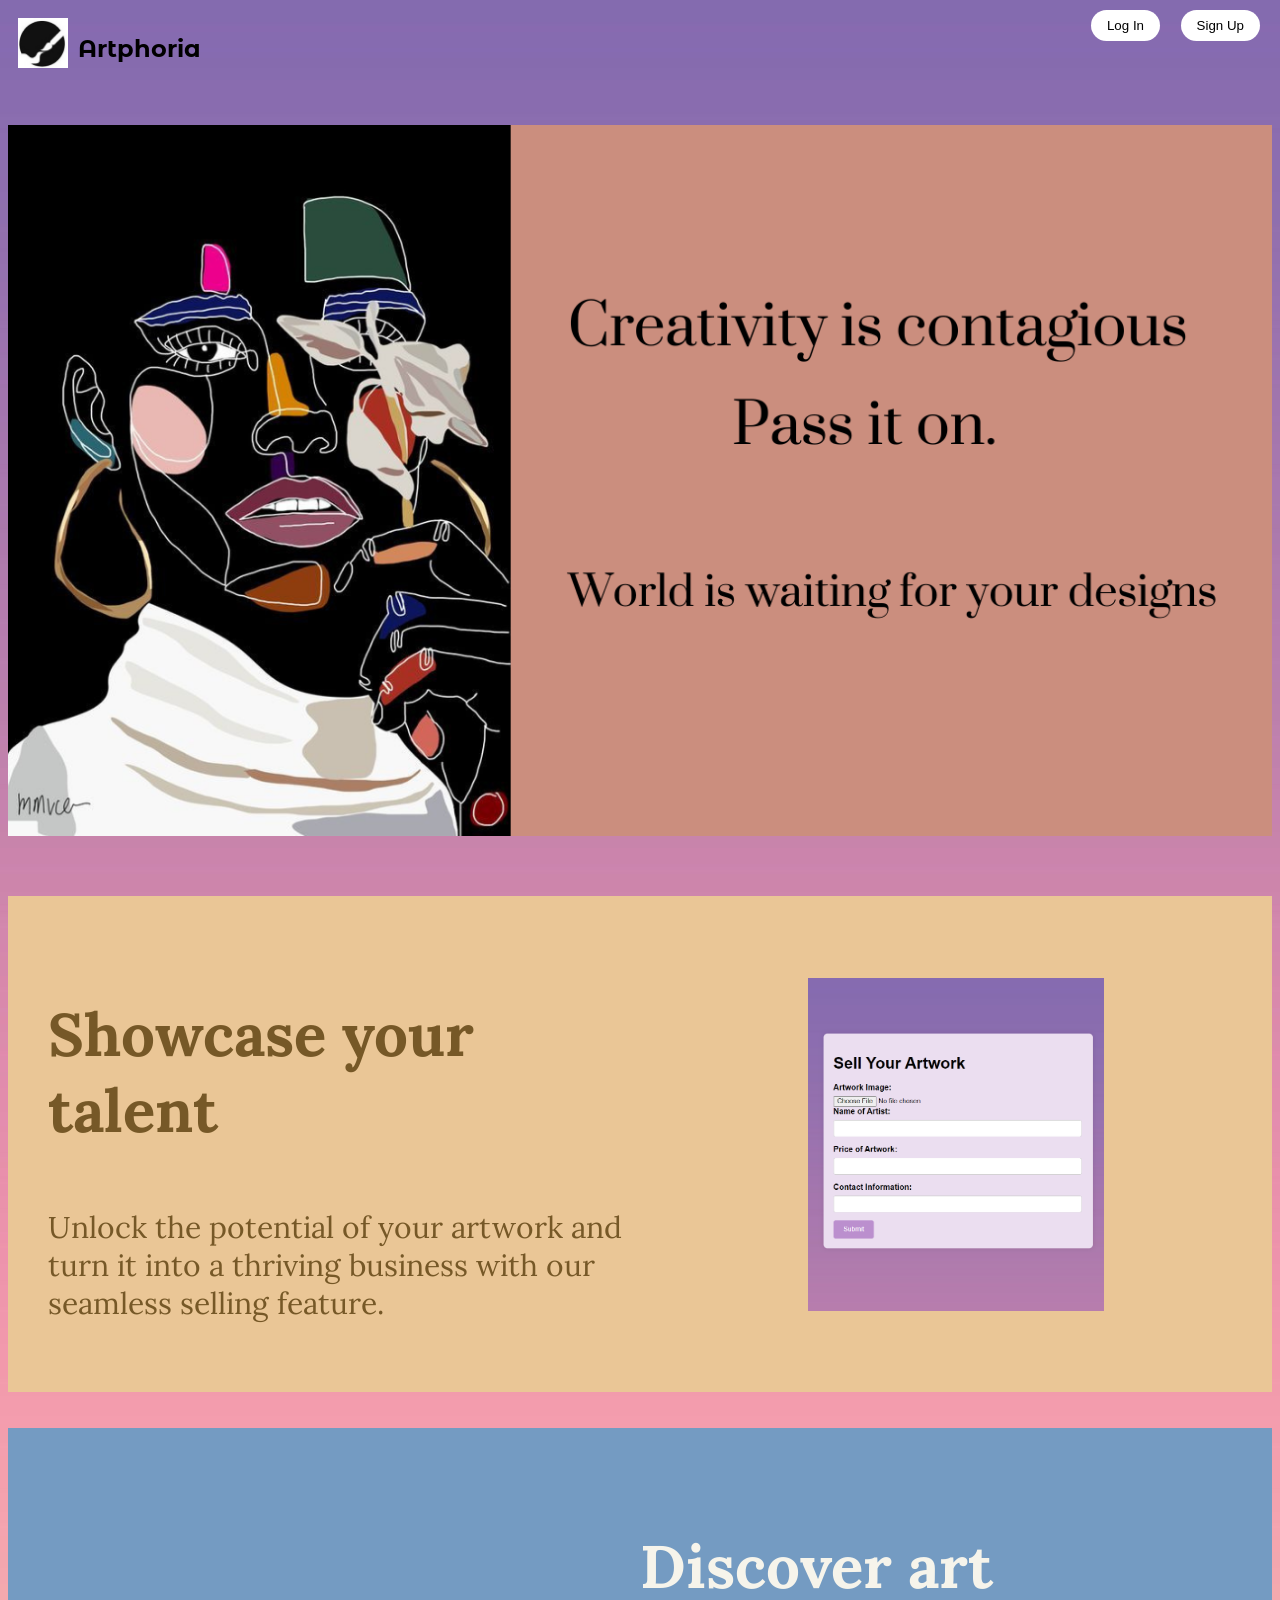
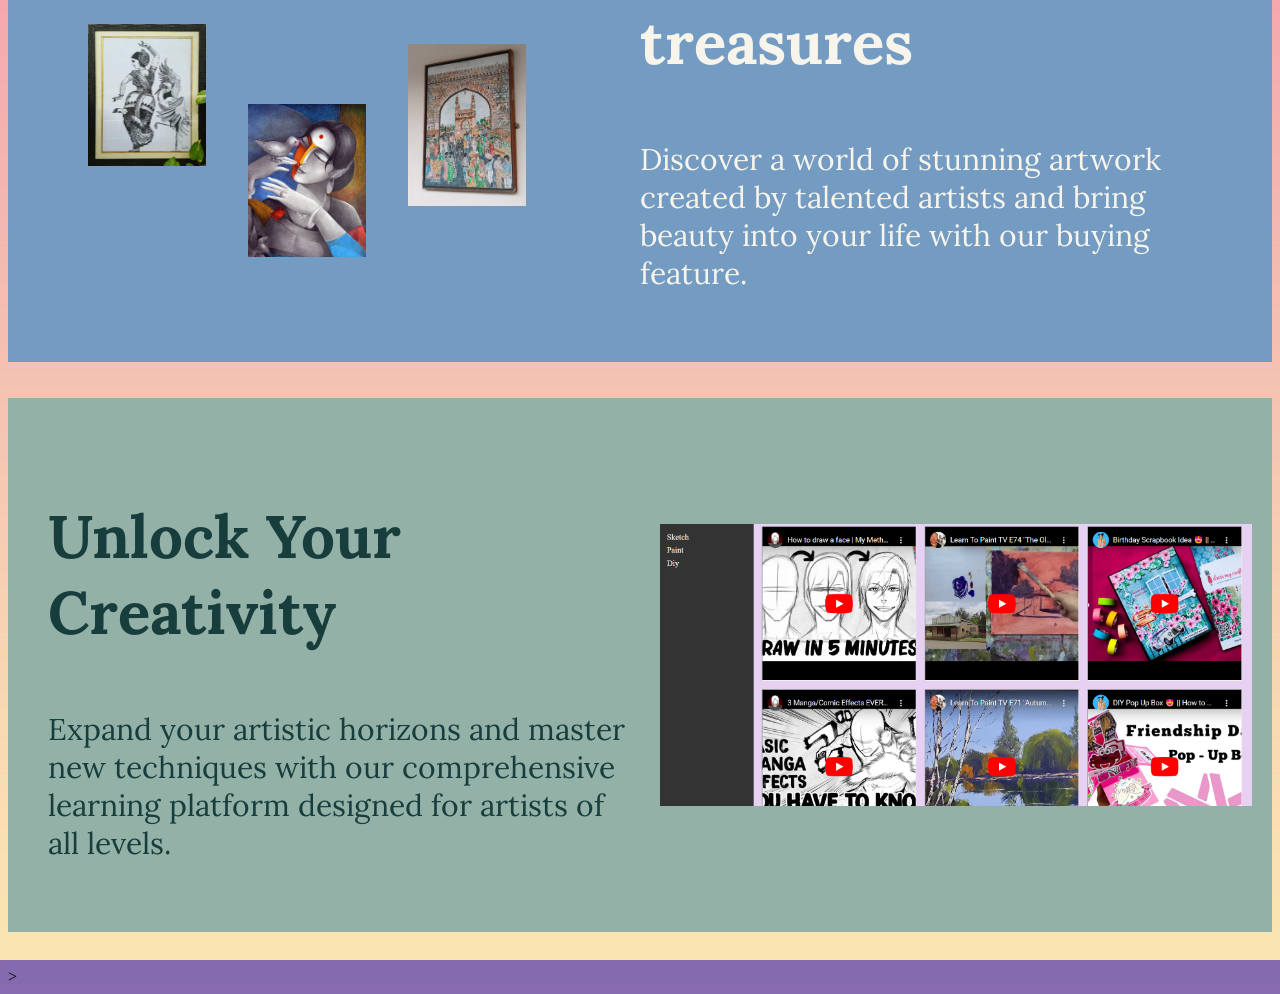
<file: index.html>
<html>
<head>
    <title>Artphoria</title>
<meta charset="UTF-8">
<link rel = "stylesheet" href = "index.css">
<meta name="viewport" content="width=device-width, initial-scale=1.0">
<link rel="preconnect" href="https://fonts.googleapis.com">
<link rel="preconnect" href="https://fonts.gstatic.com" crossorigin>
<link href="https://fonts.googleapis.com/css2?family=Lora&display=swap" rel="stylesheet">

<link rel="preconnect" href="https://fonts.googleapis.com">
<link rel="preconnect" href="https://fonts.gstatic.com" crossorigin>
<link href="https://fonts.googleapis.com/css2?family=Montserrat+Alternates:wght@500;700&family=Roboto:wght@100&display=swap" rel="stylesheet">

<link rel="apple-touch-icon" sizes="180x180" href="../assets/apple-touch-icon.png">
<link rel="icon" type="image/png" sizes="32x32" href="../assets/favicon-32x32.png">
<link rel="manifest" href="../assets/site.webmanifest">

</head>
<body>
<body background = "uploads/Background.jpeg">

<div class="header">
        <div class="logo">
            <img src="uploads/logo.jpg" alt="Logo" width="50px">
        </div>
        <div class="brand-name">
            <h1>Artphoria</h1>
        </div>
    </div>

<div>
<a href = "login.html">
<button class="login-button" id = "loginButton">Log In</button>
</a>
</div>
<div>
<a href = "signup.html">
<button class="signin-button" id = "signupButton">Sign Up</button>
</a>
</div>
<div class="content">
</div>
<br>
<br>
<div class="slideshow-container">
        <div class="slide fade">
            <img src="uploads/1.png" alt= "Image 1">
        </div>
        <div class="slide fade">
            <img src="uploads/2.png" alt="Image 2">
        </div>
        <div class="slide fade">
            <img src="uploads/3.png"alt="Image 3">
        </div>
    </div>
<div class="sell-section">
        <div class="info">
            <h3>Showcase your talent</h3>
            <p>Unlock the potential of your artwork and turn it into a thriving business with our seamless selling feature.</p>
        </div>
        <div class="image">
            <img src="uploads/Sell-page.png" alt="Image">
        </div>
    </div>
<br>
<br>

<div class="buy-section">
    <div class="image-container">
        <img src="uploads/Image1.jpg" alt="Image 1" class="image1">
        <img src="uploads/Image2.jpg" alt="Image 2" class="image2">
        <img src="uploads/Image3.jpg" alt="Image 3" class="image3">
    </div>
        <div class="info-buy">
            <h3>Discover art treasures</h3>
            <p>Discover a world of stunning artwork created by talented artists and bring beauty into your life with our buying feature.</p>
        </div>
    </div>
<br>
<br>

<div class="learn-section">
        <div class="info-learn">
            <h3>Unlock Your Creativity</h3>
            <p>Expand your artistic horizons and master new techniques with our comprehensive learning platform designed for artists of all levels.</p>
        </div>
        <div class="image-learn">
            <img src="uploads/Tutorial-page.png" alt="Image">
        </div>
    </div>
<br>
<br>


<script src="index.js"></script>></script>

</body>
</html>
</file>
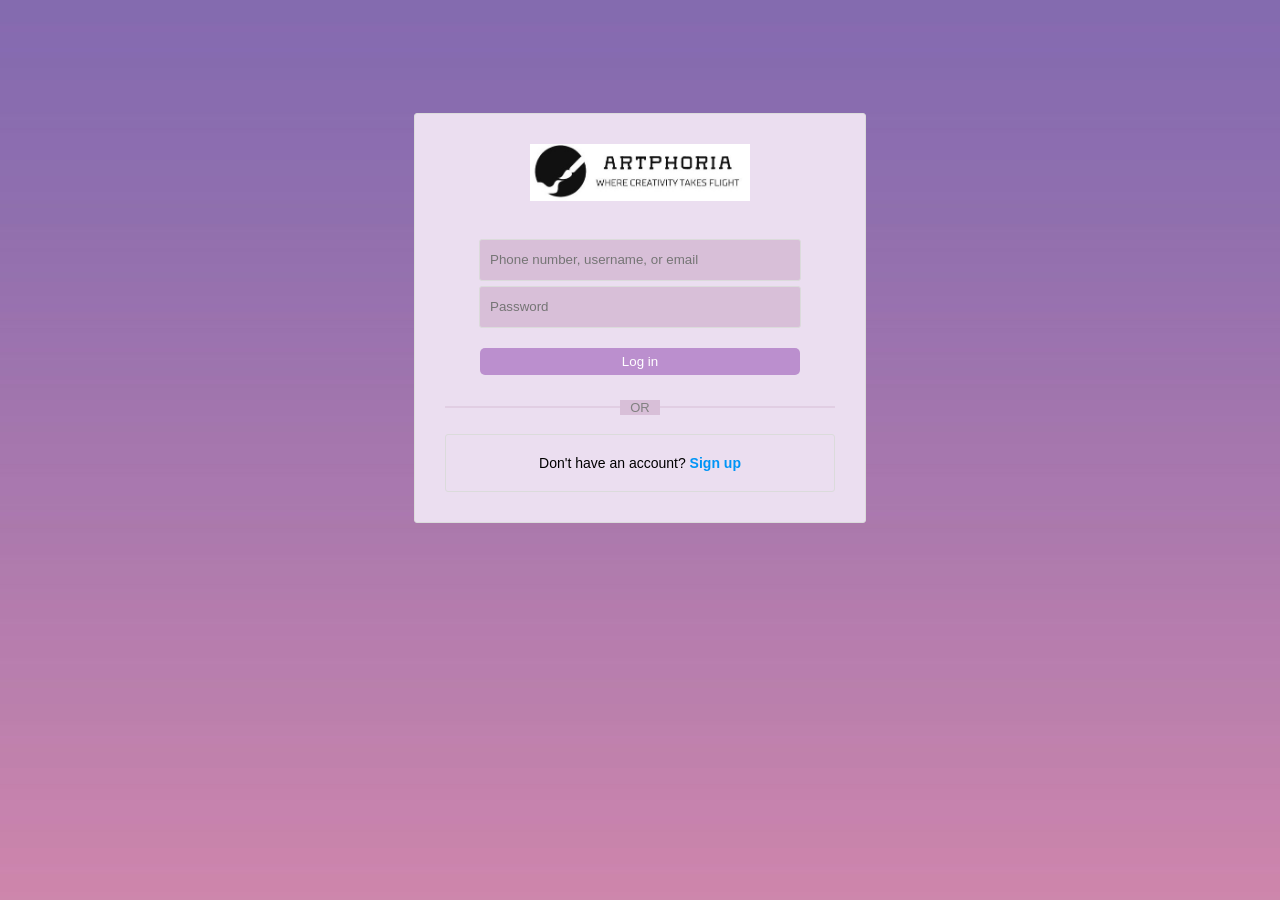
<file: login.html>
<!DOCTYPE html>
<html>
<head>
    <title>Login Artphoria</title>
    <link rel="stylesheet" href="login.css">
    <link rel="stylesheet" href="https://cdnjs.cloudflare.com/ajax/libs/font-awesome/5.15.3/css/all.min.css">

    <link rel="apple-touch-icon" sizes="180x180" href="../assets/apple-touch-icon.png">
<link rel="icon" type="image/png" sizes="32x32" href="../assets/favicon-32x32.png">
<link rel="manifest" href="../assets/site.webmanifest">

</head>
<body background ="uploads/Background.jpeg" >
<div class="a">
    <img width="220" src="uploads/logoname.png" alt="Logo"><br><br>
    <form action="login.php" method="POST">
        <p style="color: red;"><?php echo $errorMessage; ?></p>
        <input type="text" id="Phone" name="username" placeholder="Phone number, username, or email"><br>
        <div class="gap1"></div>
        <input type="password" id="Pwd" name="password" placeholder="Password">
        <div class="gap2"></div>
		<a href =  "main.html">
        <button type="submit">Log in</button><br>
		</a>
    </form>
    <br>
    <div class="divider">
        <span>OR</span>
    </div>
    <br>
<div class="b">
    Don't have an account? <a style="font-weight: 600; color: rgb(0, 149, 246)" href="signup.html" class="no-underline">Sign up</a>
</div>
</body>
</html>
</file>
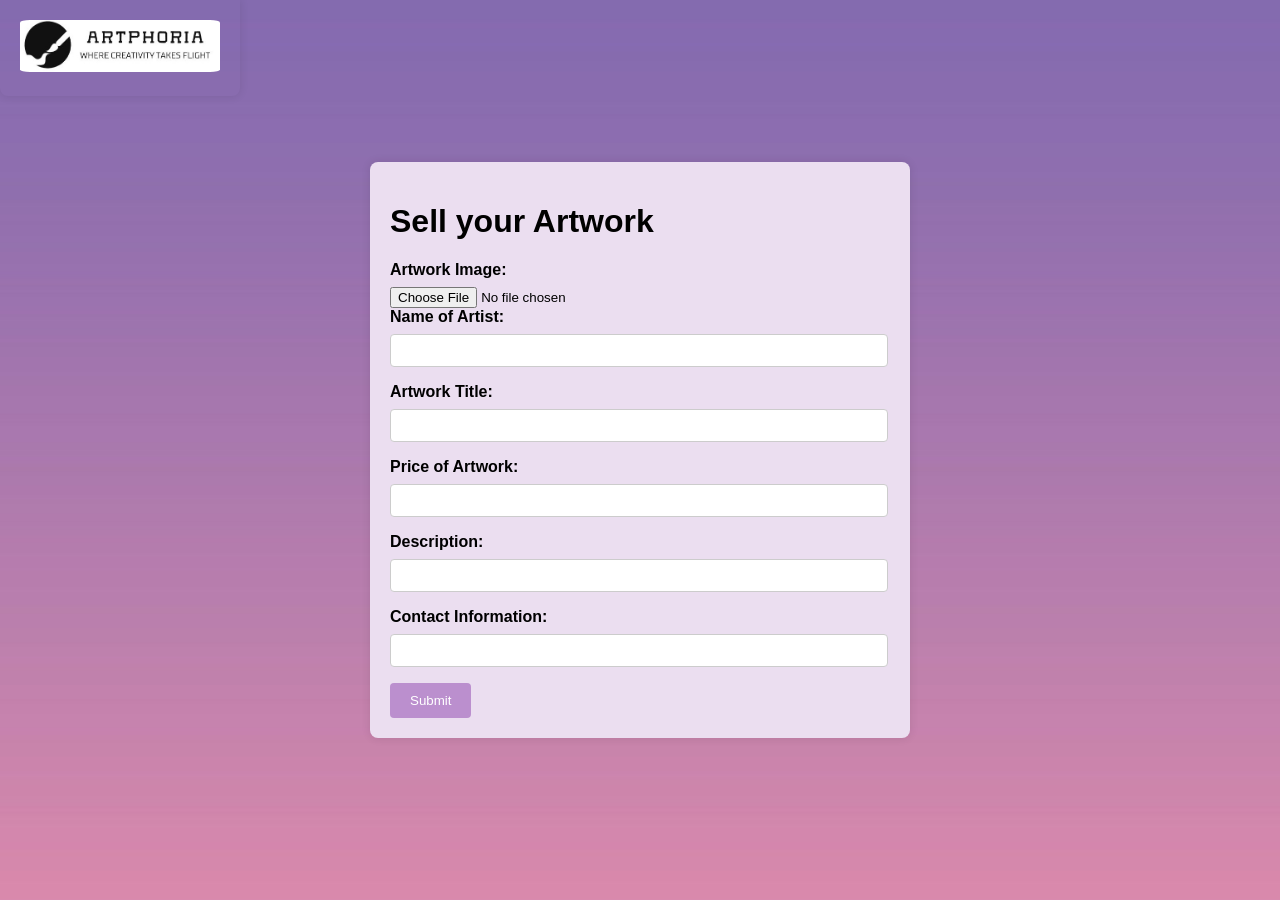
<file: sell.html>
<!DOCTYPE html>
<html lang="en">
<head>
<meta charset="UTF-8">
<meta name="viewport" content="width=device-width, initial-scale=1.0">
<title>Sell Artwork Registration</title>

<link rel="apple-touch-icon" sizes="180x180" href="../assets/apple-touch-icon.png">
<link rel="icon" type="image/png" sizes="32x32" href="../assets/favicon-32x32.png">
<link rel="manifest" href="../assets/site.webmanifest">

<style>
  
  .header {
      position: absolute;
      top: 0;
      left: 0;
      padding: 10px;
      box-shadow: 0px 0px 10px rgba(0, 0, 0, 0.1);
      border-radius: 0 0 8px 8px;
      z-index: 1000;
    }

    .header-content {
      display: flex;
      justify-content: center;
    }

    .logo img {
      border-radius: 5%;
      margin: 10px 10px;
      width: 200px;
    }
  body {
  font-family: Arial, sans-serif;
  margin: 0;
  display: flex;
  justify-content: center;
  align-items: center;
  height: 100vh;
  
  background-size: cover;
  background-repeat: no-repeat;
}

.container {
  width: 100%;
  max-width: 500px;
  padding: 20px;
  background-color: #ebdef0;
  box-shadow: 0px 0px 10px rgba(0, 0, 0, 0.1);
  border-radius: 8px;
  margin: auto;
}
  label {
    display: block;
    margin-bottom: 8px;
    font-weight: bold;
  }
  input[type="text"], input[type="number"], input[type="email"] {
    width: 96%;
    padding: 8px;
    margin-bottom: 16px;
    border: 1px solid #ccc;
    border-radius: 4px;
  }
  button {
    padding: 10px 20px;
    background-color: #bb8fce;
    color: white;
    border: none;
    border-radius: 4px;
    cursor: pointer;
  }
  button:hover {
    background-color: #9d71ad;
  }
</style><div class="header">
  <div class="header-content">
      <div class="logo">
      <a href="main.php">
          <img src="uploads/logoname.png" alt="Your Logo" style = '
border-radius:5%;
margin: 10px 10px;
width: 200px;
'>
      </a>
      </div>
  </div>
</div>
</head>
<body background ="uploads/Background.jpeg" ></body>
<div class="container">
  <h1>Sell your Artwork</h1>
  <form id="artworkForm" action="sell.php" method="post" enctype="multipart/form-data">
    <label for="artworkImage">Artwork Image:</label>
    <input type="file" id="artworkImage" name="artworkImage" accept="image/*" required>

    <label for="artistName">Name of Artist:</label>
    <input type="text" id="artistName" name="artistName" required>

    <label for="artworkTitle">Artwork Title:</label>
    <input type="text" id="artworkTitle" name="artworkTitle" required>
    
    <label for="artworkPrice">Price of Artwork:</label>
    <input type="number" id="artworkPrice" name="artworkPrice" min="0" required>

    <label for="description">Description:</label>
    <input type="text" id="description" name="description" required>



    <label for="contactInfo">Contact Information:</label>
    <input type="email" id="contactInfo" name="contactInfo" required>

    <button type="submit">Submit</button>
  </form>
</div>
<script>
  const form = document.getElementById('artworkForm');
  form.addEventListener('submit', function(event) {
    event.preventDefault();
    const formData = new FormData(form);
    for (const pair of formData.entries()) {
      console.log(pair[0] + ': ' + pair[1]);
    }
  });
</file>
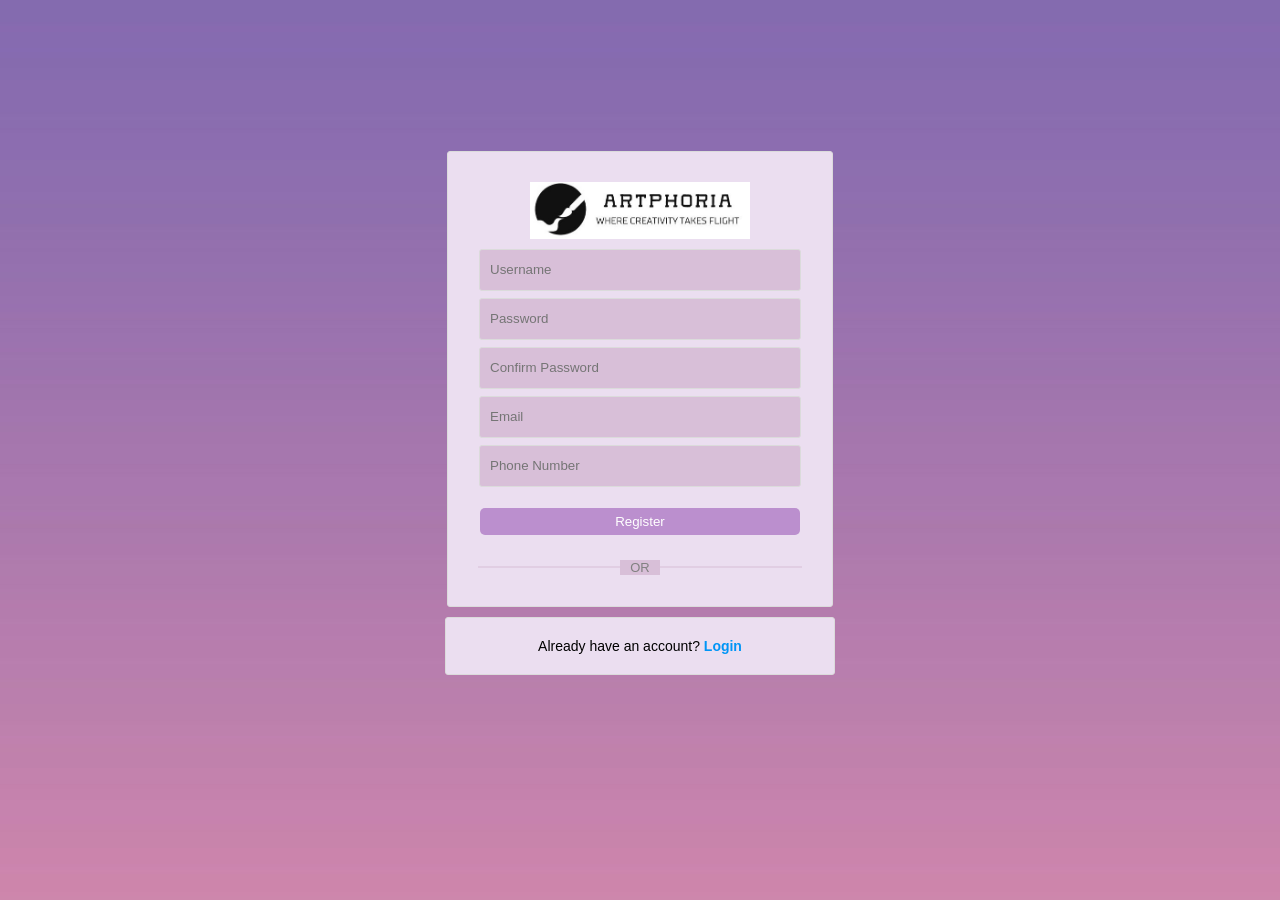
<file: signup.html>
<!DOCTYPE html>
<html lang="en">
<head>
    <title>Sign Up</title>
    <meta charset="UTF-8">
    <meta name="viewport" content="width=device-width, initial-scale=1.0">
    <title>Register</title>
    <link rel = "stylesheet" href = "signup.css">
    <link rel="stylesheet" href="https://cdnjs.cloudflare.com/ajax/libs/font-awesome/5.15.3/css/all.min.css">
    <link rel="apple-touch-icon" sizes="180x180" href="../assets/apple-touch-icon.png">
<link rel="icon" type="image/png" sizes="32x32" href="../assets/favicon-32x32.png">
<link rel="manifest" href="../assets/site.webmanifest">
</head>
<body background ="uploads/Background.jpeg" >
    <div class="a" style = "margin-top:200px">
        <img width = 220 src="uploads/logoname.png" ><br>
        <div class="gap1"></div>
        <form action="signup.php" method="POST">
            <input type="text" id="username" name="username" placeholder = "Username" required><br>
            <div class="gap1"></div>
            <input type="password" id="password" name="password" placeholder = "Password" required><br>
            <div class="gap1"></div>
            <input type ="password" id ="cpassword" name="cpassword" placeholder="Confirm Password" required>
            <div class = "gap1"></div>
            <input type="email" id="email" name="email" placeholder = "Email" required><br>
            <div class="gap1"></div>
            <input type="tel" id="phno" name="phno" placeholder = "Phone Number" required><br>
            <div class="gap2"></div>
            <input type="submit" value="Register"><br>
            <br>
        </form>                     
        <div class="divider">
            <span>OR</span>
        </div>
    </div> 
    <div class="b">
        Already have an account? <a style="font-weight:600; color:rgb(0,149,246)" href="login.html" class = "no-underline" >Login</a>
    </div>
</body>
</html>
</file>
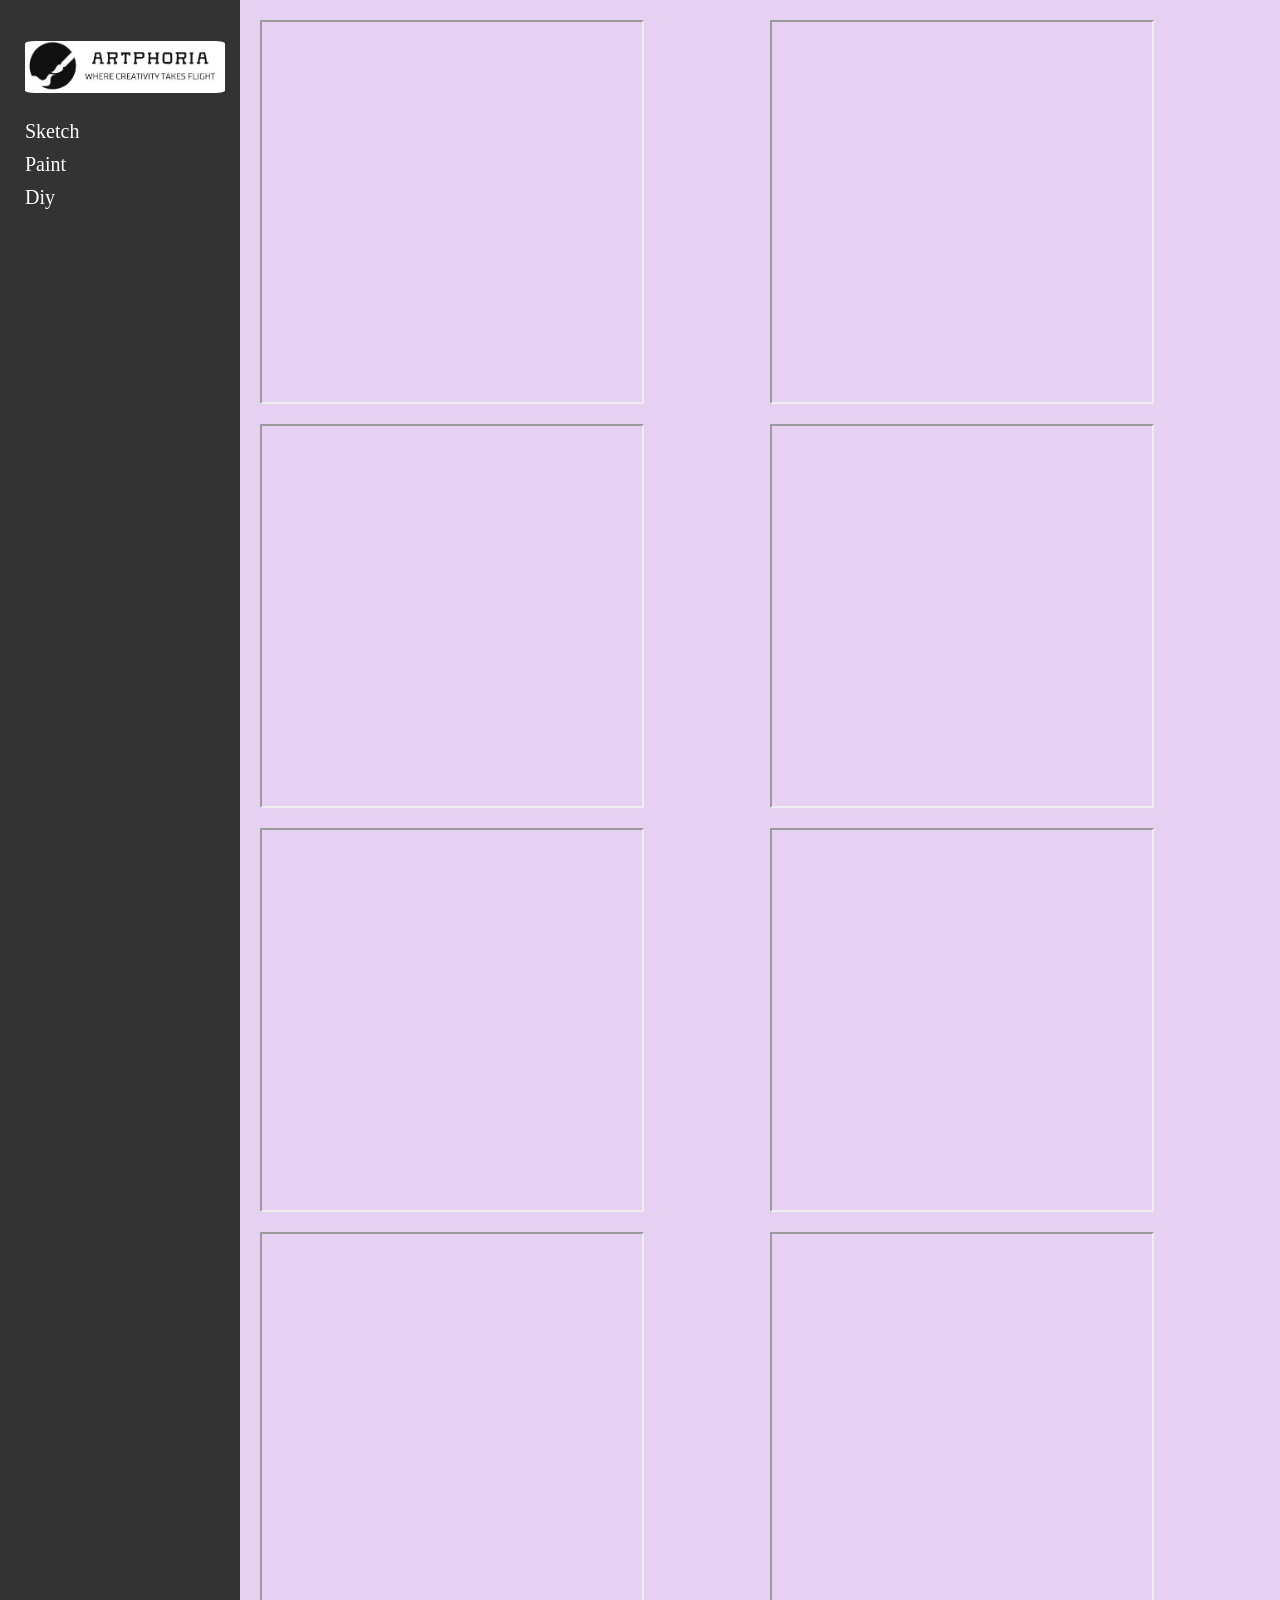
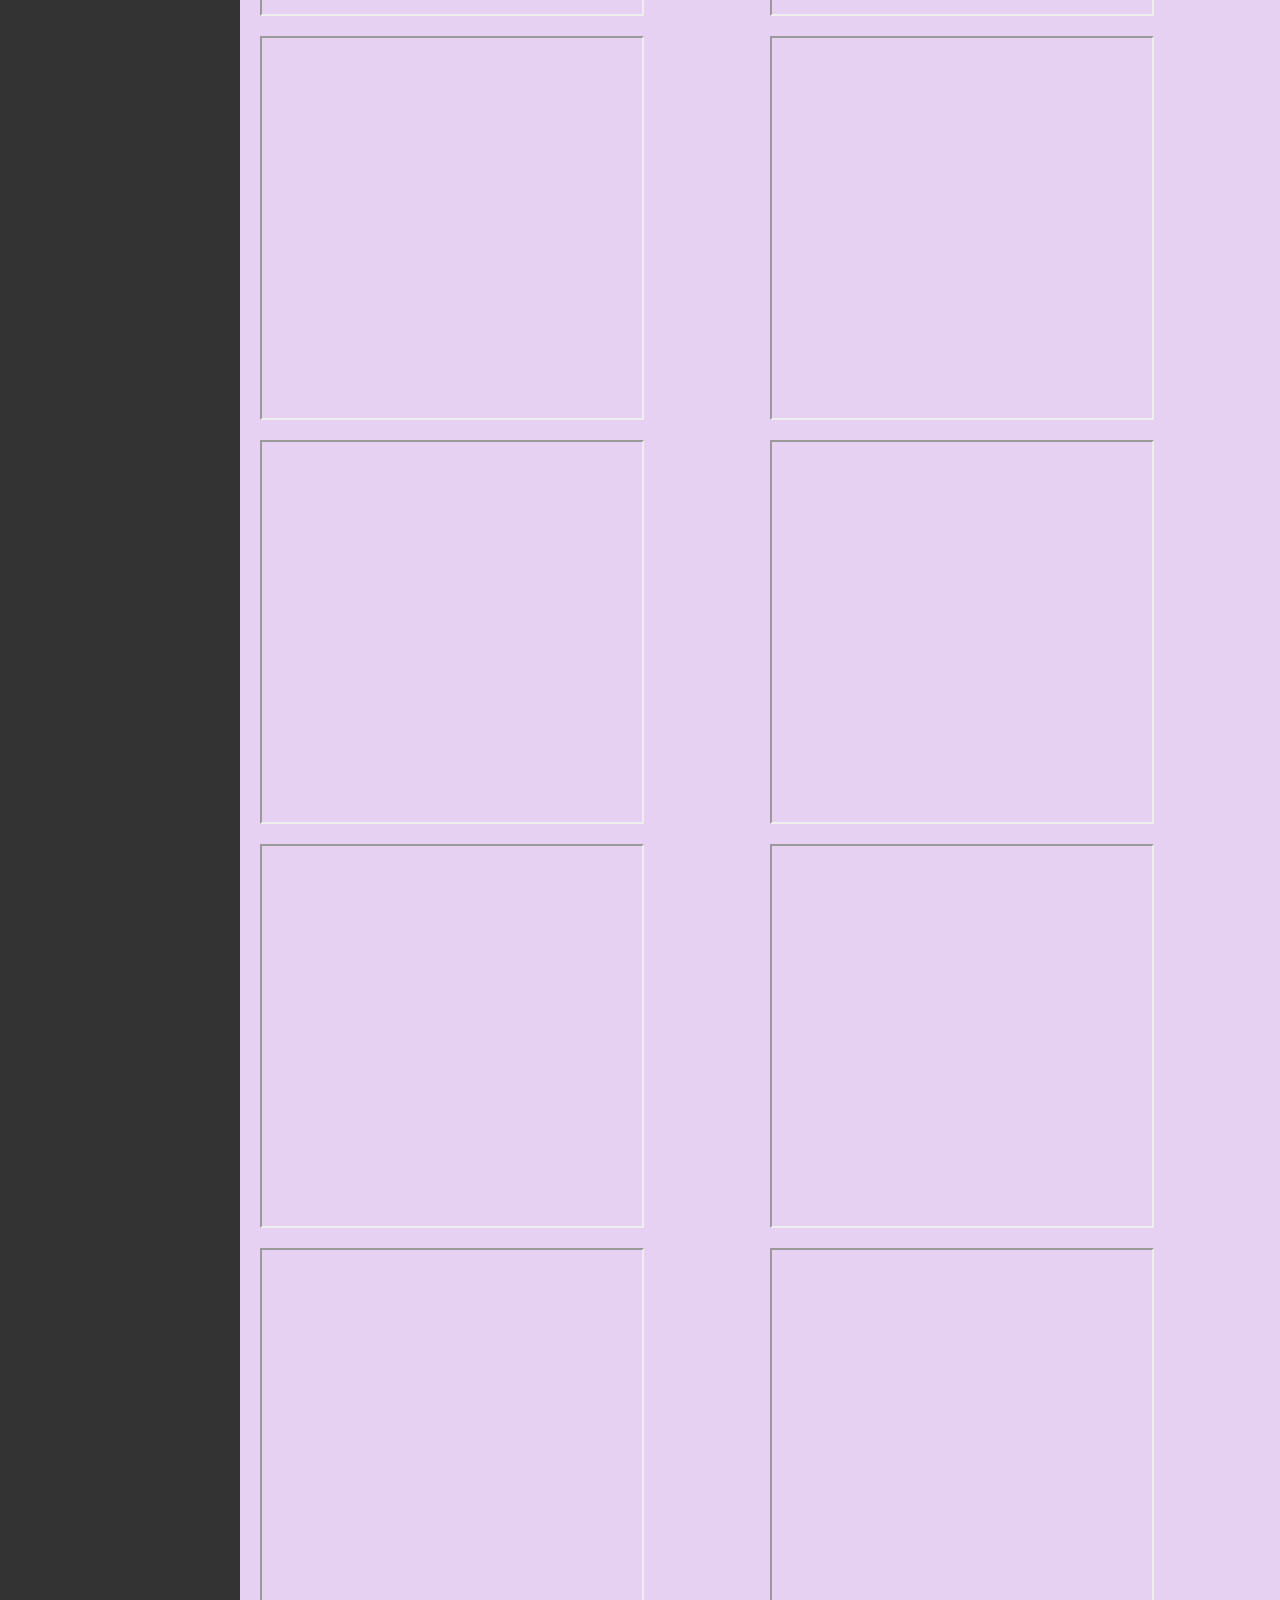
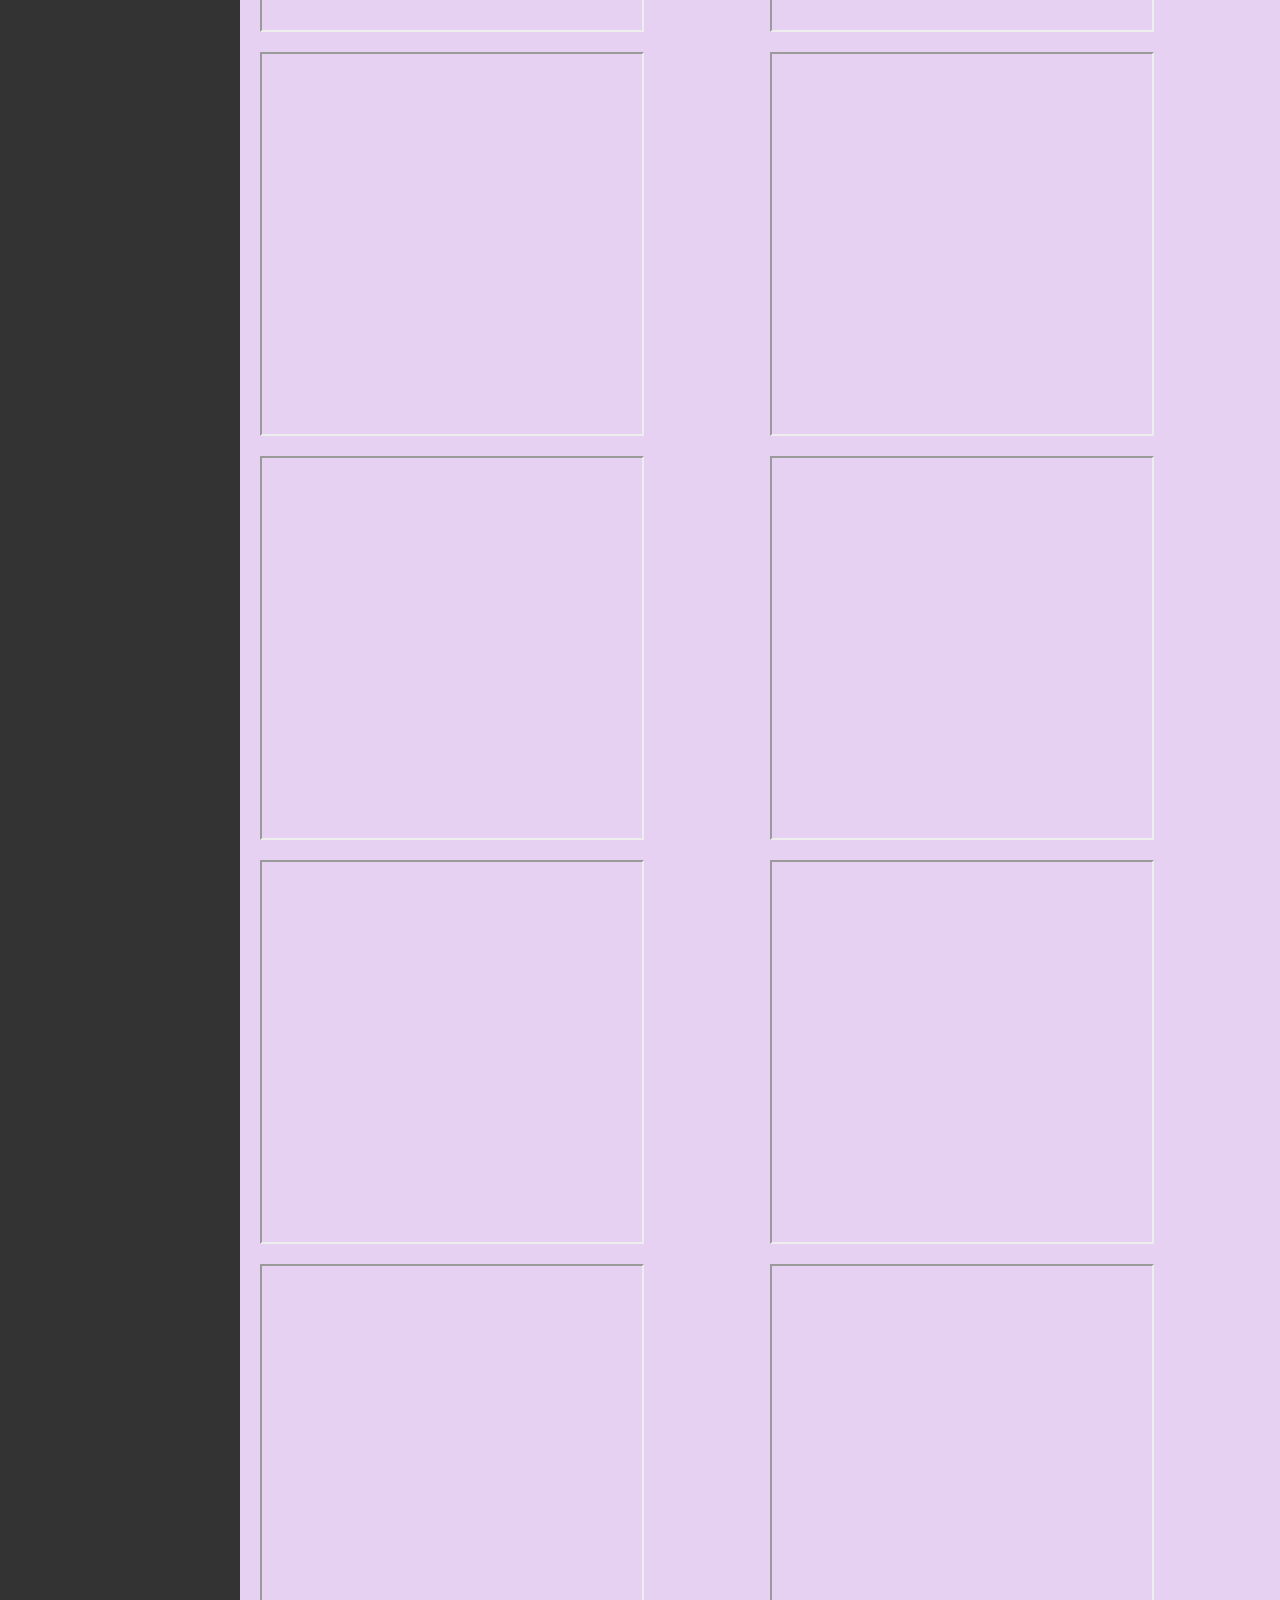
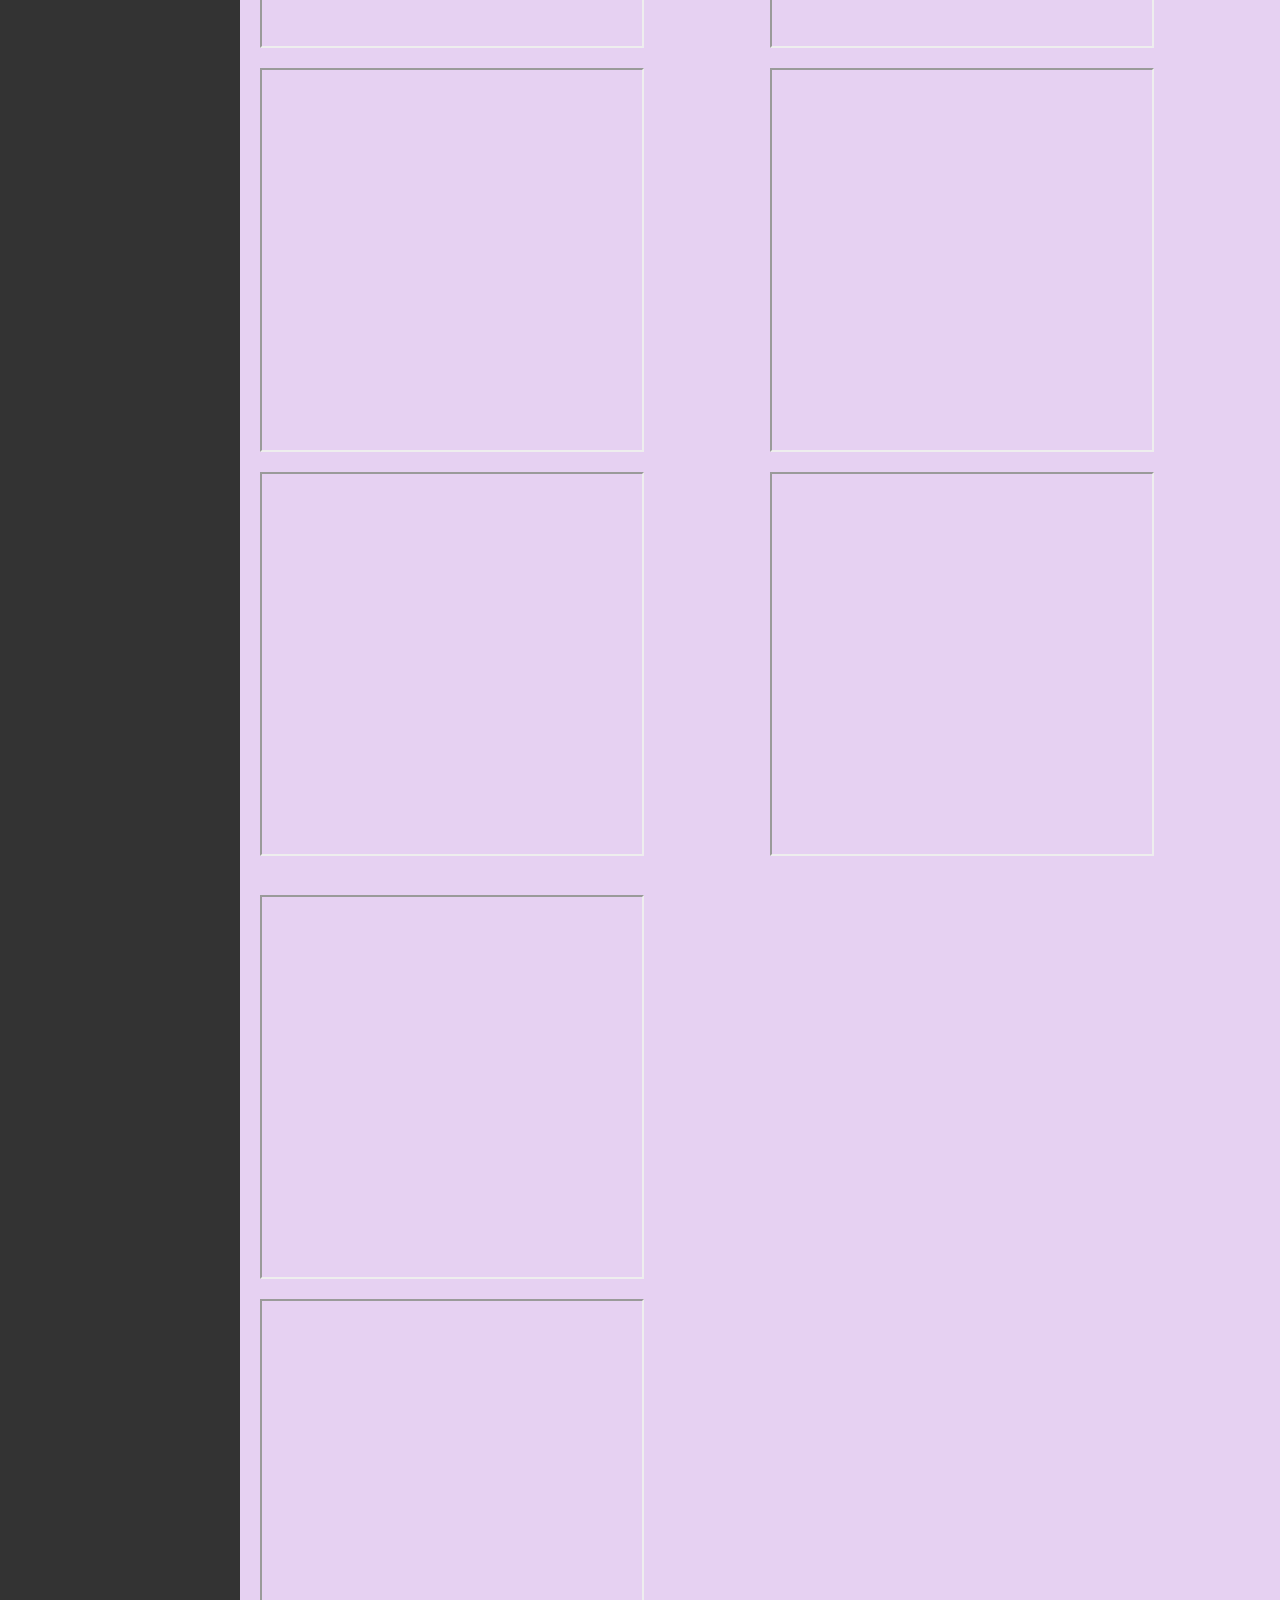
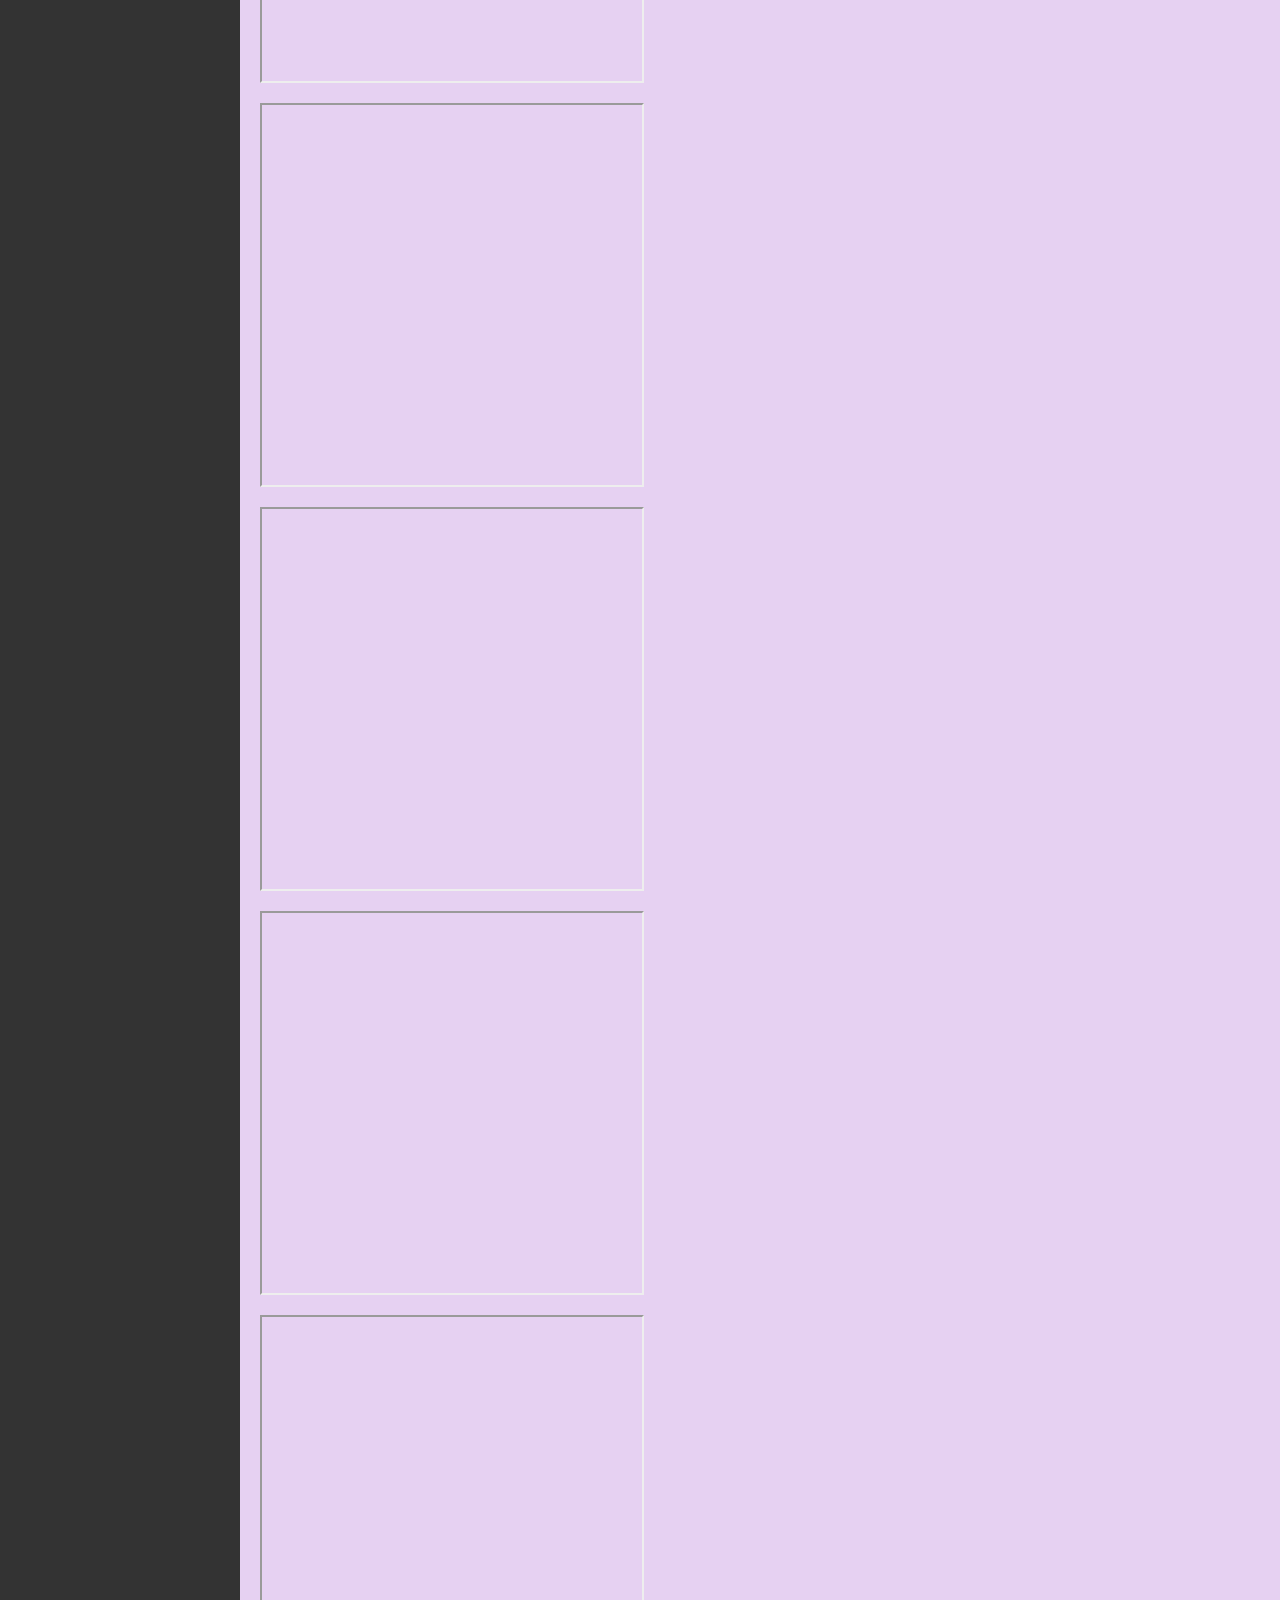
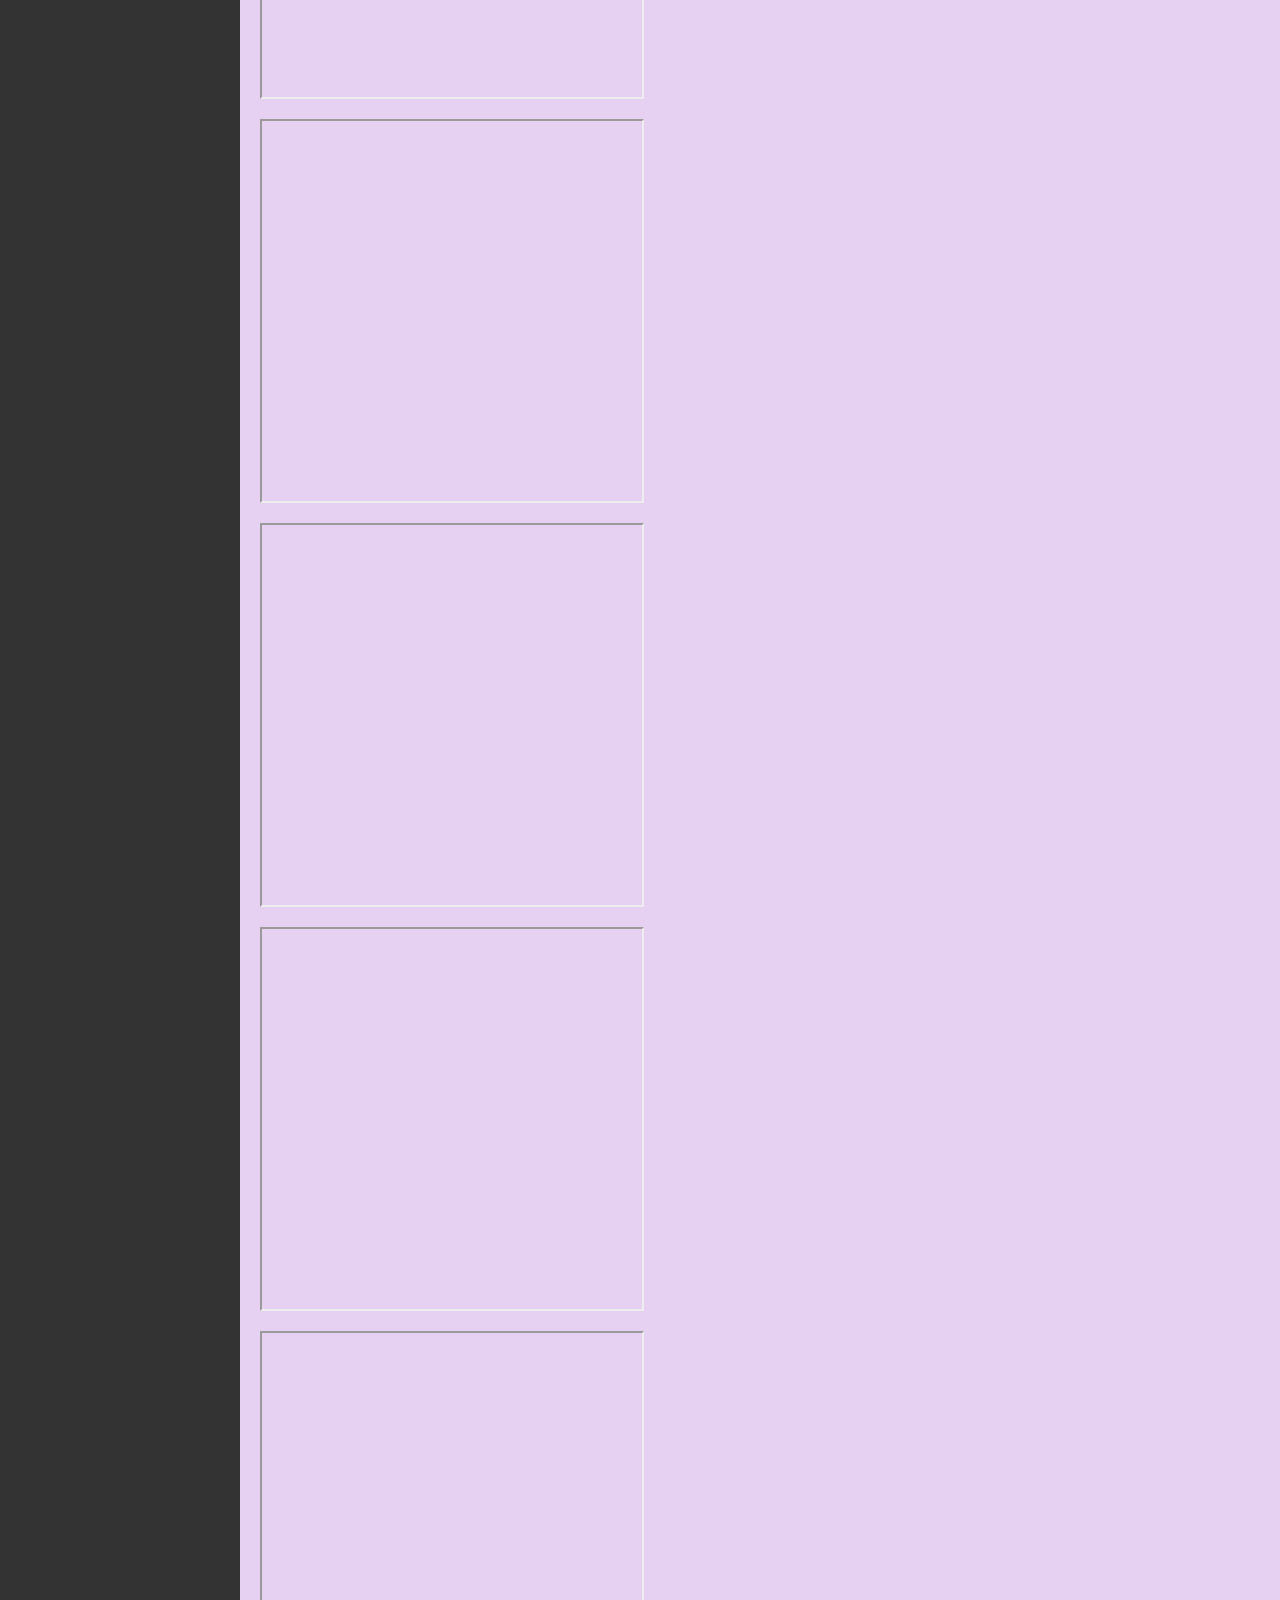
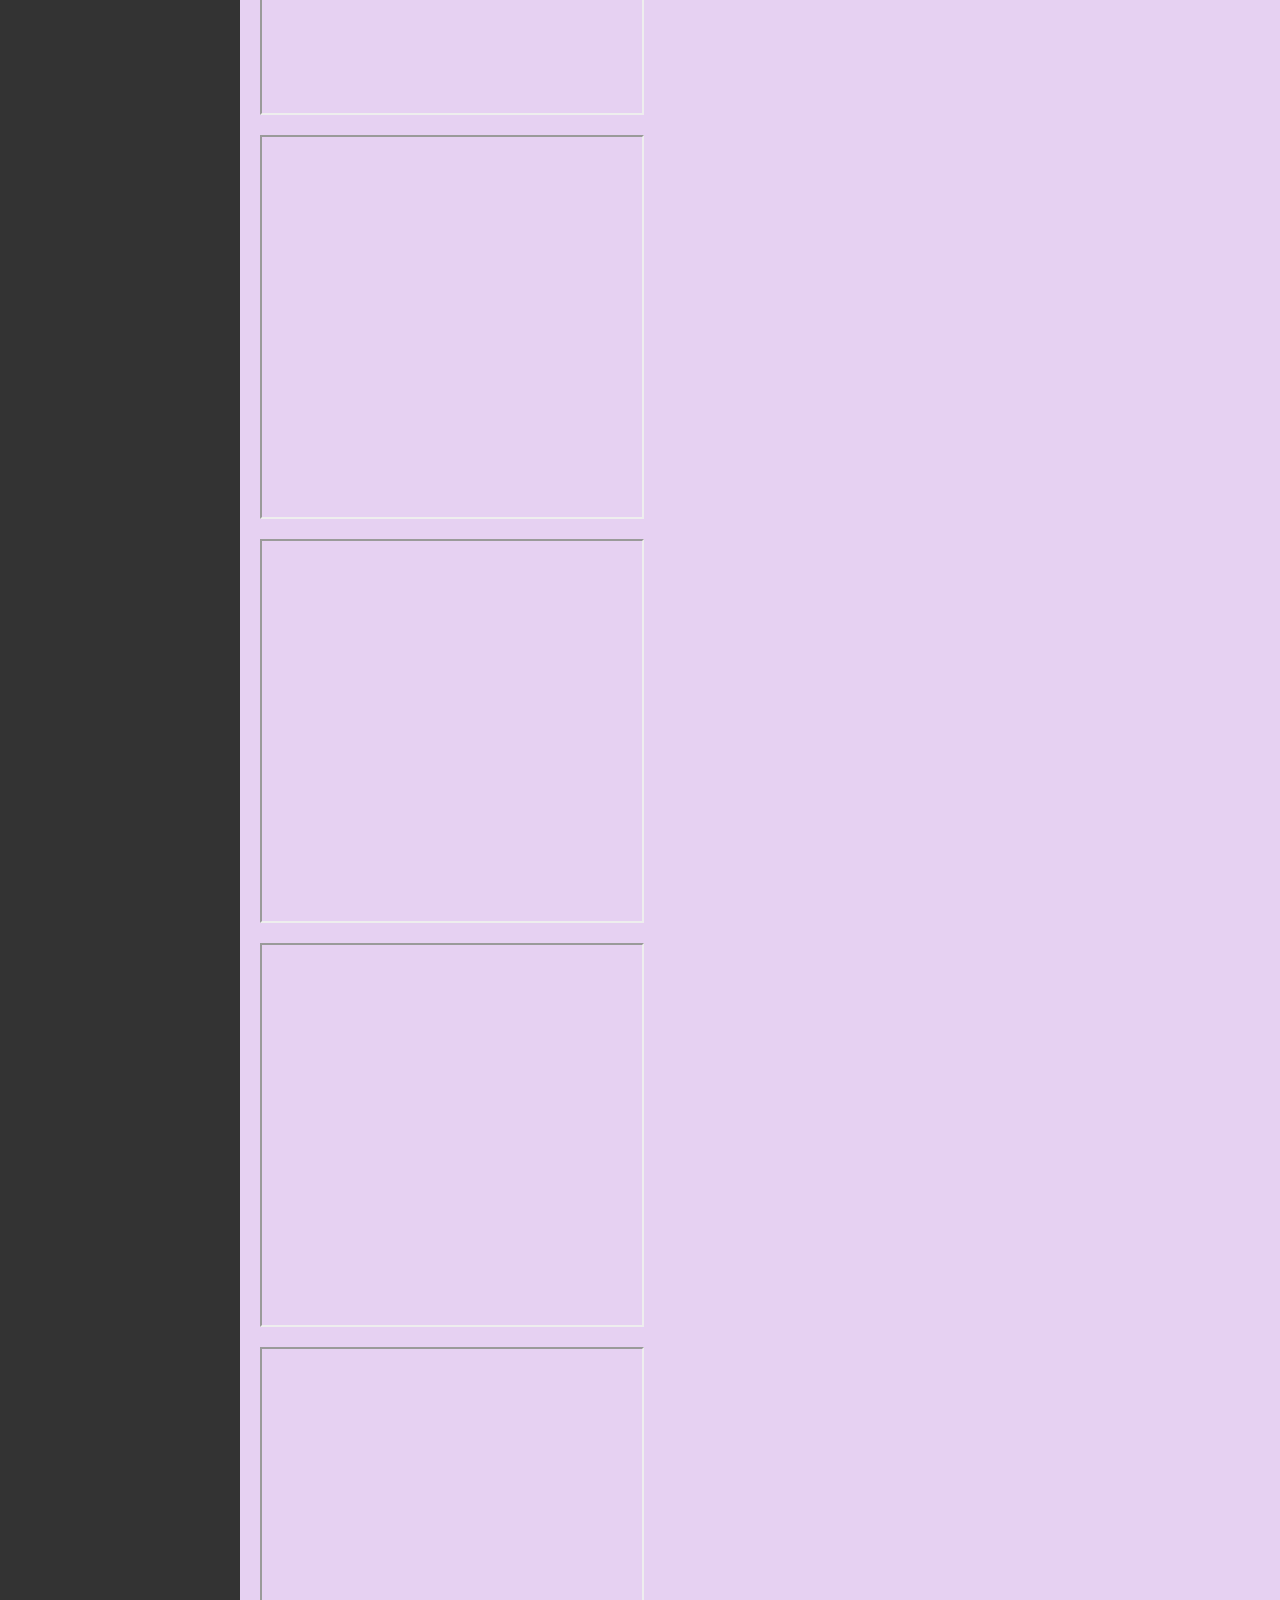
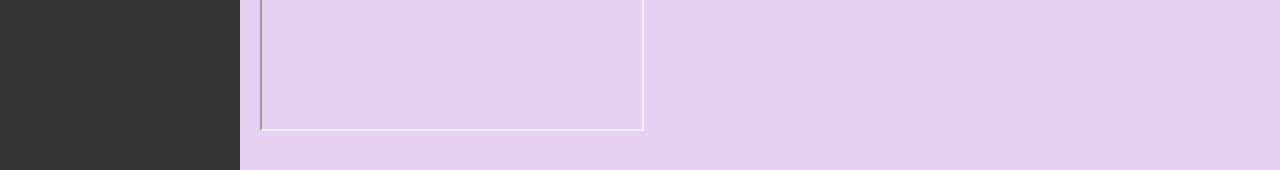
<file: tutorial.html>
<!DOCTYPE html>
<html lang="en">
<head>
    <meta charset="UTF-8">
    <meta name="viewport" content="width=device-width, initial-scale=1.0">
    <link rel="stylesheet" type="text/css" href="tutorial.css">
    <title>Video Gallery</title>

    <link rel="apple-touch-icon" sizes="180x180" href="../assets/apple-touch-icon.png">
<link rel="icon" type="image/png" sizes="32x32" href="../assets/favicon-32x32.png">
<link rel="manifest" href="../assets/site.webmanifest">

</head>
<body>
<body Bgcolor = #E6D1F2>
    <div class="sidebar">
        <ul class="menu">
            <a href="main.php">
                <img src="uploads/logoname.png" alt="Your Logo" style = '
      border-radius:5%;
      margin: 5px 5px;
      width: 200px;
      '>
            </a>
            <br>
            <br>
            <li><a href="#">Sketch</a></li>
            <li><a href="#">Paint</a></li>
            <li><a href="#">Diy</a></li>
        </ul>
    </div>
    <div class="video-container">
        <div class="sketch-videos">
<iframe width="490" height="300" src="https://www.youtube.com/embed/zDq9s9ZG_Ts"allowfullscreen></iframe><br>
    <iframe width="490" height="300" src="https://www.youtube.com/embed/1eH9VRHbeqE"allowfullscreen></iframe><br>
    <iframe width="490" height="300" src="https://www.youtube.com/embed/1jjmOF1hQqI"allowfullscreen></iframe><br>
    <iframe width="490" height="300" src="https://www.youtube.com/embed/Dg4oqZhKbaE"allowfullscreen></iframe><br>
    <iframe width="490" height="300" src="https://www.youtube.com/embed/IgRZ4w0faME"allowfullscreen></iframe><br>
    <iframe width="490" height="300" src="https://www.youtube.com/embed/DHzJMa_pqPY"allowfullscreen></iframe><br>
    <iframe width="490" height="300" src="https://www.youtube.com/embed/QB7MYvbstkY"allowfullscreen></iframe><br>
    <iframe width="490" height="300" src="https://www.youtube.com/embed/HVqSY_sHuyI"allowfullscreen></iframe><br>
    <iframe width="490" height="300" src="https://www.youtube.com/embed/eNtv1_8MQds"allowfullscreen></iframe><br>
    <iframe width="490" height="300" src="https://www.youtube.com/embed/Q_dpP6MyWQA"allowfullscreen></iframe><br>
    <iframe width="490" height="300" src="https://www.youtube.com/embed/gKijkM15Fso"allowfullscreen></iframe><br>
    <iframe width="490" height="300" src="https://www.youtube.com/embed/5W3Wj-a_7Vo"allowfullscreen></iframe><br>
    <iframe width="490" height="300" src="https://www.youtube.com/embed/2jBbTweQuaU"allowfullscreen></iframe><br>
    <iframe width="490" height="300" src="https://www.youtube.com/embed/8SZONs9hiRc"allowfullscreen></iframe><br>
        </div>
        <div class="paint-videos">
<iframe width="490" height="300" src="https://www.youtube.com/embed/6joODRTapyk"allowfullscreen></iframe><br>
    <iframe width="490" height="300" src="https://www.youtube.com/embed/RUbxzGPZUJo"allowfullscreen></iframe><br>
    <iframe width="490" height="300" src="https://www.youtube.com/embed/W9CozJhbonQ"allowfullscreen></iframe><br>
    <iframe width="490" height="300" src="https://www.youtube.com/embed/Dg4oqZhKbaE"allowfullscreen></iframe><br>
    <iframe width="490" height="300" src="https://www.youtube.com/embed/Ja20KtzW0lk"allowfullscreen></iframe><br>
    <iframe width="490" height="300" src="https://www.youtube.com/embed/9vE6_u-kaB8"allowfullscreen></iframe><br>
    <iframe width="490" height="300" src="https://www.youtube.com/embed/qDDA9Z7wbWY"allowfullscreen></iframe><br>
    <iframe width="490" height="300" src="https://www.youtube.com/embed/ceRmDBUswjk"allowfullscreen></iframe><br>
    <iframe width="490" height="300" src="https://www.youtube.com/embed/ywk8vZHQM-M"allowfullscreen></iframe><br>
    <iframe width="490" height="300" src="https://www.youtube.com/embed/MY_nplQfeok"allowfullscreen></iframe><br>
    <iframe width="490" height="300" src="https://www.youtube.com/embed/1I1rsohZEK8"allowfullscreen></iframe><br>
    <iframe width="490" height="300" src="https://www.youtube.com/embed/6Qp3azRi4JY"allowfullscreen></iframe><br>
    <iframe width="490" height="300" src="https://www.youtube.com/embed/gYdQ2sc2xq8"allowfullscreen></iframe><br>
    <iframe width="490" height="300" src="https://www.youtube.com/embed/kK9mL98SLh8"allowfullscreen></iframe><br>
        </div>
        <div class="diy-videos">
<iframe width="490" height="300" src="https://www.youtube.com/embed/QYfllbZA3-o"allowfullscreen></iframe><br>
    <iframe width="490" height="300" src="https://www.youtube.com/embed/xIxR6317FkA"allowfullscreen></iframe><br>
    <iframe width="490" height="300" src="https://www.youtube.com/embed/UIa6MjfP2gE"allowfullscreen></iframe><br>
    <iframe width="490" height="300" src="https://www.youtube.com/embed/Hmrp5A2wcLo"allowfullscreen></iframe><br>
    <iframe width="490" height="300" src="https://www.youtube.com/embed/XXkFtiiLlek"allowfullscreen></iframe><br>
    <iframe width="490" height="300" src="https://www.youtube.com/embed/6w83MjGXfOU"allowfullscreen></iframe><br>
    <iframe width="490" height="300" src="https://www.youtube.com/embed/kUKDmSHFZ50"allowfullscreen></iframe><br>
    <iframe width="490" height="300" src="https://www.youtube.com/embed/dQA38sn986Y"allowfullscreen></iframe><br>
    <iframe width="490" height="300" src="https://www.youtube.com/embed/c2RBDpjAdAw"allowfullscreen></iframe><br>
    <iframe width="490" height="300" src="https://www.youtube.com/embed/qr9OXuEz1AQ"allowfullscreen></iframe><br>
    <iframe width="490" height="300" src="https://www.youtube.com/embed/S80Bq_GhMTw"allowfullscreen></iframe><br>
    <iframe width="490" height="300" src="https://www.youtube.com/embed/a2jKFdb-N-U"allowfullscreen></iframe><br>
    <iframe width="490" height="300" src="https://www.youtube.com/embed/vgDiKIgWwOU"allowfullscreen></iframe><br>
    <iframe width="490" height="300" src="https://www.youtube.com/embed/8UsJQZWsT54"allowfullscreen></iframe><br>
        </div>
    </div>
    <script src="tutorial.js"></script>
</body>
</html>
</file>
<file: index.css>
.body {
    margin: 0;
    padding: 0;
    font-family: Arial, sans-serif;
}

.header {
    display: flex;
    
    padding: 10px;
}

.logo img {
    width: 50px; 
}

.brand-name h1 {
    font-size: 24px; 
    margin-left: 10px; 
    font-family: 'Montserrat Alternates', sans-serif;
}




  
.login-button {
    position: absolute;
    top: 10px;
    right: 120px;
    padding: 8px 16px;
    border-radius: 20px;
    background-color:#fff ;
    text-decoration: none;
    color: #000000;
    border: none;
    cursor: pointer;
}
.signin-button {
    position: absolute;
    top: 10px;
    right: 20px;
    padding: 8px 16px;
    border-radius: 20px;
    background-color: #fff;
    color: #000000;
    border: none;
    cursor:pointer;
}
.slideshow-container {
    max-width: 900%;
    position: relative;
    margin: auto;
    margin-bottom: 60px;
}

.slide {
    display:center;
}

.slide img {
    width: 100%
}

.fade {
    animation-name: fade;
    animation-duration: 3s;
    animation-timing-function: ease-in-out;
    animation-iteration-count: infinite;
}

@keyframes fade {
    0%, 100% {
        opacity: 0;
    }
    20%, 80% {
        opacity: 1;
    }
}
.k{
   text-decoration:none;
}
.signin-button{
cursor:pointer;
}




.sell-section {
    background-color: #EAC696; 
    display: flex;
    align-items: center;
    justify-content: space-between;
    padding: 20px;
}

.info {
    flex: 1;
    padding: 20px;
    font-family: "Lucida Console", monospace;
    color: #765827;
}

.info h3 {
    font-size: 60px;
    font-family: 'Lora', serif;
}

.info p {
    font-size: 30px;
    font-family: 'Lora', serif;
    
}

.image {
    flex: 1;
    text-align: center;
}

.image img {
    max-width: 50%;
    height: auto;
}



.buy-section {
    background-color: #749BC2; 
    display: flex;
    align-items: center;
    justify-content: space-between;
    padding: 20px;
}

.image-container {
    flex: 1;
        position: relative;
        width: 300px;
    left: 60px;
    }

    
    .image1{
    width: 20%;
    height: auto;
    left: 100px;
}
    .image2 {
        position: absolute;
        width: 20%;
        height: auto; 
        top: 80px; 
        left: 160px; 
    
    }
.image3{
    position: absolute;
    width: 20%;
    height:auto;
    top: 20px;
    left: 320px;
}

    .image1:hover {
        opacity: 1; 
    }

.info-buy {
    flex: 1;
    padding: 20px;
    color: #F6F4EB;
}

.info-buy h3 {
    font-size: 60px;
    
    font-family: 'Lora', serif;

}

.info-buy p {
    font-size: 30px;
    font-family: 'Lora', serif;
    
}


.learn-section {
    background-color: #93B1A6; 
    display: flex;
    align-items: center;
    justify-content: space-between;
    padding: 20px;
}

.info-learn {
    flex: 1;
    padding: 20px;
    font-family: "Lucida Console", monospace;
    color: #183D3D;
}

.info-learn h3 {
    font-size: 60px;
    font-family: 'Lora', serif;
}

.info-learn p {
    font-size: 30px;
    font-family: 'Lora', serif;
    
}

.image-learn {
    flex: 1;
    text-align: center;
}

.image-learn img {
    max-width: 100%;
    height: auto;
}
</file>
<file: login.css>
body {
    display: flex;
    justify-content: center;
    flex-direction: column;
    align-items: center;
    height: 70vh;
    text-align: center;
    font-family: -apple-system, BlinkMacSystemFont, "Segoe UI", Roboto, Helvetica, Arial, sans-serif;
}

.a {
    background-color: #EBDEF0;
    max-width: 400px;
    padding: 10px;
}

.b {
    background-color: #EBDEF0;
    width: 348px;
    padding: 10px;
    font-size: 14px;
}

.a .gap1 {
    margin-top: 5px;
}

.a .gap2 {
    margin-top: 20px;
}

.fb-link {
    color: #385185;
    font-weight: 600;
}

.fp-link {
    color: rgb(0, 55, 107);
}

.a input[type="submit"] {
    width: 320px;
    height: 27px;
    background-color: #BB8FCE;
    color: #fff;
    border: none;
    border-radius: 5px;
    cursor: pointer;
    padding: 5px;
}

.a input[type="submit"]:hover {
    background-color: #3578E5;
}

.a input[type="text"],
.a input[type="password"] {
    width: 300px;
    height: 20px;
    padding: 10px;
    border: 1px solid #dbdbdb;
    border-radius: 3px;
    background-color: #D8BFD8;
}

.a {
    border: 1px solid #dbdbdb;
    border-radius: 3px;
    padding: 30px;
    margin-bottom: 10px;
}

.b {
    border: 1px solid #dbdbdb;
    border-radius: 3px;
    padding: 20px;
}

.a .divider {
    position: relative;
    margin-top: 5px;
}

.a .divider::before {
    content: "";
    position: absolute;
    top: 50%;
    left: 0;
    width: 100%;
    height: 1px;
    background-color: #D8BFD8;
    transform: translateY(-50%);
}

.a .divider span {
    position: relative;
    background-color: #D8BFD8;
    padding: 0 10px;
    color: #808080;
    font-size: 13px;
}

.no-underline {
    text-decoration: none;
}
.a button[type="submit"] {
    width: 320px;
    height: 27px;
    background-color: #BB8FCE;
    color: #fff;
    border: none;
    border-radius: 5px;
    cursor: pointer;
    padding: 5px;
    font-family: -apple-system, BlinkMacSystemFont, "Segoe UI", Roboto, Helvetica, Arial, sans-serif;
}

.a button[type="submit"]:hover {
    background-color: #3578E5;
}
</file>
<file: signup.css>
body {
    display: flex;
    justify-content:center;
flex-direction:column;
    align-items: center;
    height:70vh;
    text-align: center;
    font-family: -apple-system,BlinkMacSystemFont,"Segoe UI",Roboto,Helvetica,Arial,sans-serif;
}

.a{
margin-bottom :20px;
background-color:#EBDEF0;
max-width: 400px;
padding: 10px;
border: 1px solid #dbdbdb;
border-radius: 3px;
padding: 30px;
margin-bottom: 10px;
}

.b{
margin-bottom :20px;
background-color:#EBDEF0;
width: 348px;
padding:10px;
border : 1px solid #dbdbdb;
border-radius: 3px;
padding: 20px;
font-size: 14px;
}
.a input[type="submit"] {
width: 320px;
height: 27px;
background-color: #BB8FCE;
color: #fff;
border: none;
border-radius: 5px;
cursor: pointer;
padding: 5px;
}
.a input[type="submit"]:hover {
background-color: #3578E5;
}
.a input[type="text"],
.a input[type="email"],
.a input[type="tel"],
.a input[type="password"] {
width: 300px;
height: 20px;
padding: 10px;
margin: 1px;
border: 1px solid #dbdbdb;
border-radius: 3px;
background-color: #D8BFD8;
}
.a .divider {
position: relative;
margin-top: 5px;
}
.a .divider::before {
content: "";
position: absolute;
top: 50%;
left: 0;
width: 100%;
height: 1px;
background-color: #D8BFD8;
transform: translateY(-50%);
}
.a .divider span {
margin-top: 10px;
position: relative;
background-color: #D8BFD8;
padding: 0 10px;
color: #808080;
font-size: 13px;
}
.a .gap1 {
margin-top: 5px;
}

.a .gap2 {
margin-top: 20px;
}
.no-underline {
text-decoration: none;
}
</file>
<file: tutorial.css>
body {
    margin: 0;
    display: flex;
}

.sidebar {
    width: 200px;
    background-color: #333;
    color: white;
    display: flex;
    flex-direction: column;
    align-items: flex-start;
    padding: 20px;
}

.menu {
    list-style: none;
    padding: 0;
}

.menu li {
    margin-bottom: 10px;
}

.video-container {
    display: flex;
    padding: 20px;
    flex-wrap: wrap;
    gap: 20px;
}

.sketch-videos,
.paint-videos,
.diy-videos {
    flex: 1;
    display: flex;
    flex-direction: column;
    gap: 1px;
    opacity: 1;
    transition: opacity 0.3s;
}

.sketch-videos.inactive,
.paint-videos.inactive,
.diy-videos.inactive {
    opacity: 0;
}
.video-container iframe {
    width: 380px;
    height: 380px;
}

.menu li a {
    color: white; 
    text-decoration: none; 
    padding: 5px; 
    font-size:20px;
}

.menu li a:hover {
    background-color: rgba(255, 255, 255, 0.1);
    border-radius: 5px; 
}
.back-button {
    background-color: #7579ab;
    color: #fff;
    padding: 10px 20px;
    border: none;
    cursor: pointer;
}
</file>
